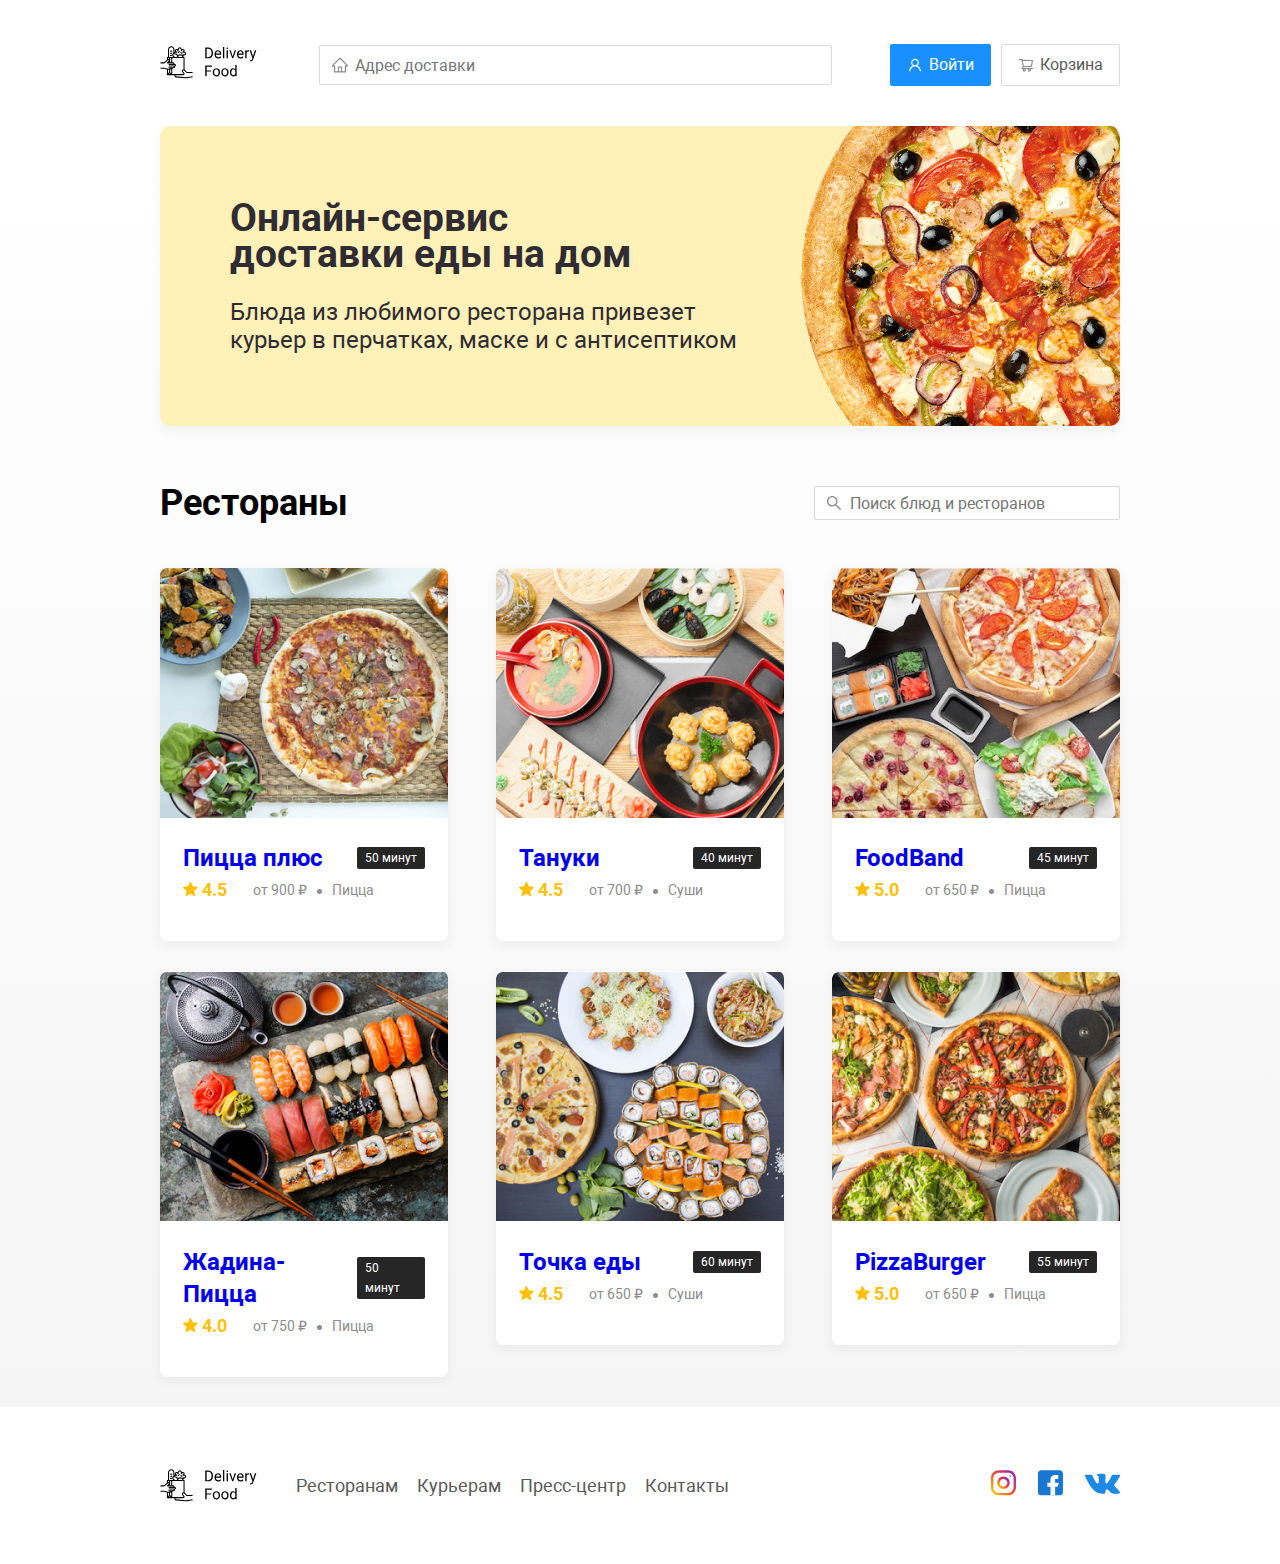
<file: index.html>
<!DOCTYPE html>
<html lang="ru">
<head>
    <link rel="stylesheet" href="fonts/roboto.css" />
    <link rel="stylesheet" href="css/style.css" />
    <link rel="stylesheet" href="css/normalize.css">
    <link rel="stylesheet" href="css/animate.css">
    <meta charset="UTF-8" />
    <meta name="viewport" content="width=device-width, initial-scale=1.0" />
    <title>Delivery</title>
</head>

<body>
    <div class="container">
        <header class="header">
            <a href="index.html"><img src="img/logo_svg.svg" alt="logo" class="logo" /></a>
            <input type="text" class="input input-address" placeholder="Адрес доставки" />
            <div class="buttons">
                <button class="button button-primary">
                    <img src="img/user.svg" class="button-icon" alt="user" />
                    <span class="button-text">Войти</span>
                </button>
                <button class="button" id="cart-button">
                    <img src="img/shopping-cart.svg" alt="Shopping-cart" class="button-icon" />
                    <span class="button-text">Корзина</span>
                </button>
            </div>
        </header>
    </div>
    <main class="main">
        <div class="container">
            <section class="promo">
                <h1 class="promo-title">Онлайн-сервис<br>
                    доставки еды на дом</h1>
                <p class="promo-text">
                    Блюда из любимого ресторана привезет<br>
                    курьер в перчатках, маске и с антисептиком
                </p>
            </section>
            <section class="restaraunts">
                <div class="section-heading">
                    <h2 class="section-title">Рестораны</h2>
                    <input type="text" class="input input-search" placeholder="Поиск блюд и ресторанов">
                </div>
                <div class="cards">
                    <a href="restaraunt.html" class="card wow fadeInUp">
                        <img src="img/pizza-plus.jpg" alt="Пицца плюс" class="card-image">
                        <div class="card-text">
                            <div class="card-heading">
                                <h3 class="card-title">Пицца плюс</h3>
                                <span class="card-tag tag">50 минут</span>
                            </div>
                            <!-- /.card-heading -->
                            <div class="card-info">
                                <div class="rating">
                                    <img src="img/star.svg" alt="Рейтинг" class="rating-star">
                                    4.5
                                </div>
                                <div class="price">от 900 ₽</div>
                                <div class="category">Пицца</div>
                            </div>
                            <!-- /.card-info -->
                        </div>
                    </a>
                    <!-- /.card -->
                    <a href="restaraunt.html" class="card wow fadeInUp">
                        <img src="img/tanuky.jpg" alt="Тануки" class="card-image">
                        <div class="card-text">
                            <div class="card-heading">
                                <h3 class="card-title">Тануки</h3>
                                <span class="card-tag tag">40 минут</span>
                            </div>
                            <!-- /.card-heading -->
                            <div class="card-info">
                                <div class="rating">
                                    <img src="img/star.svg" alt="Рейтинг" class="rating-star">
                                    4.5
                                </div>
                                <div class="price">от 700 ₽</div>
                                <div class="category">Суши</div>
                            </div>
                            <!-- /.card-info -->
                        </div>
                    </a>
                    <!-- /.card -->
                    <a href="restaraunt.html" class="card wow fadeInUp">
                        <img src="img/foodband.jpg" alt="FoodBand" class="card-image">
                        <div class="card-text">
                            <div class="card-heading">
                                <h3 class="card-title">FoodBand</h3>
                                <span class="card-tag tag">45 минут</span>
                            </div>
                            <!-- /.card-heading -->
                            <div class="card-info">
                                <div class="rating">
                                    <img src="img/star.svg" alt="Рейтинг" class="rating-star">
                                    5.0
                                </div>
                                <div class="price">от 650 ₽</div>
                                <div class="category">Пицца</div>
                            </div>
                            <!-- /.card-info -->
                        </div>
                    </a>
                    <!-- /.card -->
                    <a href="restaraunt.html" class="card wow fadeInUp">
                        <img src="img/jadinaptiza.jpg" alt="Жадина-Пицца" class="card-image">
                        <div class="card-text">
                            <div class="card-heading">
                                <h3 class="card-title">Жадина-Пицца</h3>
                                <span class="card-tag tag">50 минут</span>
                            </div>
                            <!-- /.card-heading -->
                            <div class="card-info">
                                <div class="rating">
                                    <img src="img/star.svg" alt="Рейтинг" class="rating-star">
                                    4.0
                                </div>
                                <div class="price">от 750 ₽</div>
                                <div class="category">Пицца</div>
                            </div>
                            <!-- /.card-info -->
                        </div>
                    </a>
                    <!-- /.card -->
                    <a href="restaraunt.html" class="card wow fadeInUp">
                        <img src="img/tochkaedy.jpg" alt="Точка еды" class="card-image">
                        <div class="card-text">
                            <div class="card-heading">
                                <h3 class="card-title">Точка еды</h3>
                                <span class="card-tag tag">60 минут</span>
                            </div>
                            <!-- /.card-heading -->
                            <div class="card-info">
                                <div class="rating">
                                    <img src="img/star.svg" alt="Рейтинг" class="rating-star">
                                    4.5
                                </div>
                                <div class="price">от 650 ₽</div>
                                <div class="category">Суши</div>
                            </div>
                            <!-- /.card-info -->
                        </div>
                    </a>
                    <!-- /.card -->
                    <a href="restaraunt.html" class="card wow fadeInUp">
                        <img src="img/pizzaburger.jpg" alt="PizzaBurger" class="card-image">
                        <div class="card-text">
                            <div class="card-heading">
                                <h3 class="card-title">PizzaBurger</h3>
                                <span class="card-tag tag">55 минут</span>
                            </div>
                            <!-- /.card-heading -->
                            <div class="card-info">
                                <div class="rating">
                                    <img src="img/star.svg" alt="Рейтинг" class="rating-star">
                                    5.0
                                </div>
                                <div class="price">от 650 ₽</div>
                                <div class="category">Пицца</div>
                            </div>
                            <!-- /.card-info -->
                        </div>
                    </div>
                    <!-- /.card -->
                </a>
                <!-- /.cards -->
            </section>
        </div>
    </main>
    <footer class="footer">
        <div class="container">
            <div class="footer-block">
                <nav class="footer-nav">
                    <a href="restaraunt.html" class="footer-link">Ресторанам</a>
                    <a href="restaraunt.html" class="footer-link">Курьерам</a>
                    <a href="restaraunt.html" class="footer-link">Пресс-центр</a>
                    <a href="restaraunt.html" class="footer-link">Контакты</a>
                </nav>
                <img src="img/logo_svg.svg" alt="logo" class="logo footer-logo">
                <div class="social-links">
                    <a href="restaraunt.html" class="social-link"><img src="img/instagram.svg" alt="Инстаграмм"></a>
                    <a href="restaraunt.html" class="social-link"><img src="img/facebook.svg" alt="Фейсбук"></a>
                    <a href="restaraunt.html" class="social-link"><img src="img/vk.svg" alt="ВКонтакте"></a>
                </div>
            </div>
        </div>
    </footer>
    <script src="js/wow.min.js">
    </script>  
    <script src="js/main.js">
    </script>
</body></html>
</file>
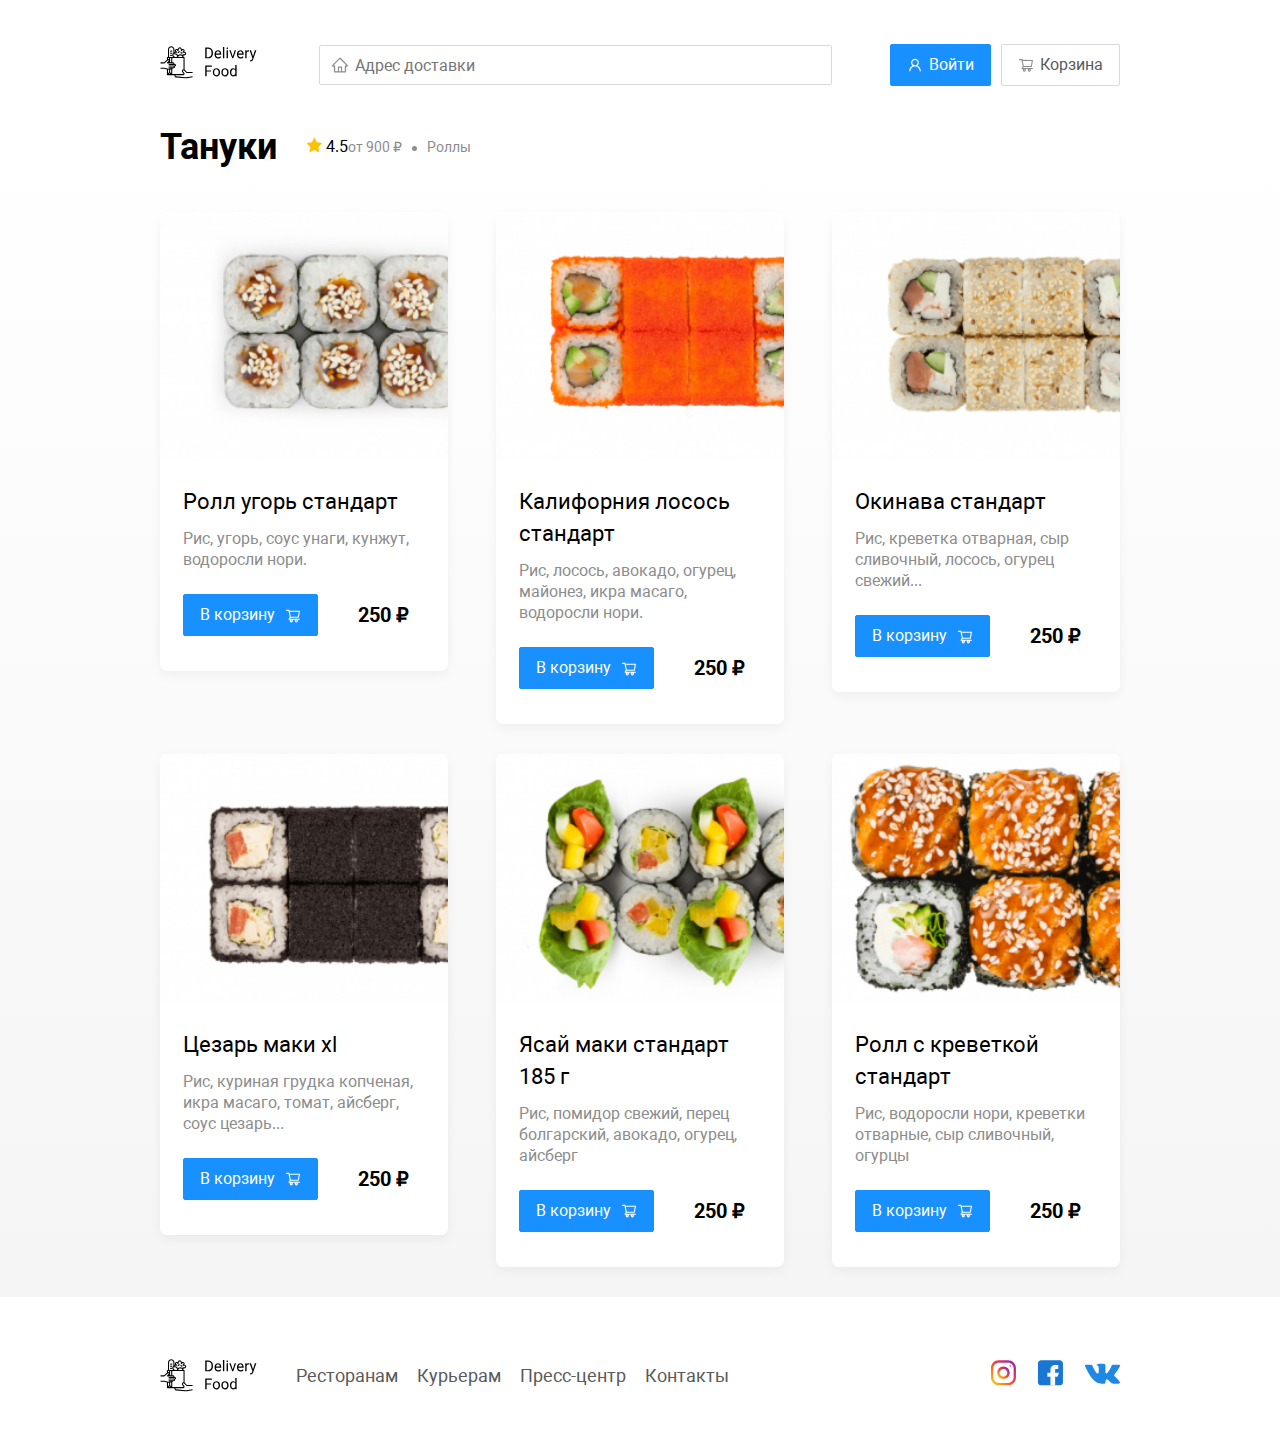
<file: restaraunt.html>
<!DOCTYPE html>
<html lang="ru">

<head>
    <link rel="stylesheet" href="fonts/roboto.css" />
    <link rel="stylesheet" href="css/style.css" />
    <link rel="stylesheet" href="css/normalize.css">
    <link rel="stylesheet" href="css/animate.css">
    <meta charset="UTF-8" />
    <meta name="viewport" content="width=device-width, initial-scale=1.0" />
    <title>Тануки - доставка еды</title>
</head>

<body>
    <div class="container">
        <header class="header">
            <a href="index.html">
                <img src="img/logo_svg.svg" alt="logo" class="logo" />
            </a>
            <input type="text" class="input input-address" placeholder="Адрес доставки" />
            <div class="buttons">
                <button class="button button-primary">
                    <img src="img/user.svg" class="button-icon" alt="user" />
                    <span class="button-text">Войти</span>
                </button>
                <button class="button" id="cart-button">
                    <img src="img/shopping-cart.svg" alt="Shopping-cart" class="button-icon" />
                    <span class="button-text">Корзина</span>
                </button>
            </div>
        </header>
    </div>
    <main class="main">
        <div class="container">
            <section class="restaraunts">
                <div class="section-heading">
                    <h2 class="section-title">Тануки</h2>
                    <div class="card-info">
                        <div class="rating">
                            <img src="img/star.svg" alt="Рейтинг" class="rating-star">
                            4.5
                        </div>
                        <div class="price">от 900 ₽</div>
                        <div class="category">Роллы</div>
                    </div>
                    <!-- /.card-info -->
                </div>
                <div class="cards">
                    <div class="card wow fadeInUp" data-wow-delay="0.2s">
                        <img src="img/ugor.jpg" alt="Угорь стандарт" class="card-image">
                        <div class="card-text">
                            <div class="card-heading">
                                <h3 class="card-title card-title-reg">Ролл угорь стандарт</h3>
                            </div>
                            <!-- /.card-heading -->
                            <div class="card-info">
                                <div class="ingredients">Рис, угорь, соус унаги, кунжут, водоросли нори.</div>
                            </div>
                            <!-- /.card-info -->
                            <div class="card-buttons">
                                <button class="button button-primary">
                                    <span class="button-card-text">В корзину</span>
                                    <img src="img/shopping-cart-rest.svg" alt="shopping-cart" class="button-card-image">
                                </button>
                                <strong class="card-price-bold">250 ₽</strong>
                            </div>
                        </div>
                        <!-- /.card-text -->
                    </div>
                    <div class="card wow fadeInUp" data-wow-delay="0.4s">
                        <img src="img/californiya.jpg" alt="Калифорния" class="card-image">
                        <div class="card-text">
                            <div class="card-heading">
                                <h3 class="card-title card-title-reg">Калифорния лосось стандарт</h3>
                            </div>
                            <!-- /.card-heading -->
                            <div class="card-info">
                                <div class="ingredients">Рис, лосось, авокадо, огурец, майонез, икра масаго, водоросли нори.</div>
                            </div>
                            <!-- /.card-info -->
                            <div class="card-buttons">
                                <button class="button button-primary">
                                    <span class="button-card-text">В корзину</span>
                                    <img src="img/shopping-cart-rest.svg" alt="shopping-cart" class="button-card-image">
                                </button>
                                <strong class="card-price-bold">250 ₽</strong>
                            </div>
                        </div>
                        <!-- /.card-text -->

                    </div>
                    <div class="card wow fadeInUp" data-wow-delay="0.6s">
                        <img src="img/okinava.jpg" alt="okinava" class="card-image">
                        <div class="card-text">
                            <div class="card-heading">
                                <h3 class="card-title card-title-reg">Окинава стандарт</h3>

                            </div>
                            <!-- /.card-heading -->
                            <div class="card-info">
                                <div class="ingredients"> Рис, креветка отварная, сыр сливочный, лосось, огурец свежий...</div>
                            </div>
                            <!-- /.card-info -->
                            <div class="card-buttons">
                                <button class="button button-primary">
                                    <span class="button-card-text">В корзину</span>
                                    <img src="img/shopping-cart-rest.svg" alt="shopping-cart" class="button-card-image">
                                </button>
                                <strong class="card-price-bold">250 ₽</strong>
                            </div>
                        </div>
                        <!-- /.card-text -->

                    </div>
                    <div class="card wow fadeInUp" data-wow-delay="0.2s">
                        <img src="img/cesar.jpg" alt="Цезарь" class="card-image">
                        <div class="card-text">
                            <div class="card-heading">
                                <h3 class="card-title card-title-reg">Цезарь маки хl</h3>

                            </div>
                            <!-- /.card-heading -->
                            <div class="card-info">
                                <div class="ingredients">Рис, куриная грудка копченая, икра масаго, томат, айсберг, соус цезарь...</div>
                            </div>
                            <!-- /.card-info -->
                            <div class="card-buttons">
                                <button class="button button-primary">
                                    <span class="button-card-text">В корзину</span>
                                    <img src="img/shopping-cart-rest.svg" alt="shopping-cart" class="button-card-image">
                                </button>
                                <strong class="card-price-bold">250 ₽</strong>
                            </div>
                        </div>
                        <!-- /.card-text -->

                    </div>
                    <div class="card wow fadeInUp" data-wow-delay="0.4s">
                        <img src="img/yasai.jpg" alt="Ясай" class="card-image">
                        <div class="card-text">
                            <div class="card-heading">
                                <h3 class="card-title card-title-reg">Ясай маки стандарт 185 г</h3>

                            </div>
                            <!-- /.card-heading -->
                            <div class="card-info">
                                <div class="ingredients">Рис, помидор свежий, перец болгарский, авокадо, огурец, айсберг</div>
                            </div>
                            <!-- /.card-info -->
                            <div class="card-buttons">
                                <button class="button button-primary">
                                    <span class="button-card-text">В корзину</span>
                                    <img src="img/shopping-cart-rest.svg" alt="shopping-cart" class="button-card-image">
                                </button>
                                <strong class="card-price-bold">250 ₽</strong>
                            </div>
                        </div>
                        <!-- /.card-text -->

                    </div>
                    <div class="card wow fadeInUp" data-wow-delay="0.6s">
                        <img src="img/crevetki.jpg" alt="Криветки" class="card-image">
                        <div class="card-text">
                            <div class="card-heading">
                                <h3 class="card-title card-title-reg">Ролл с креветкой стандарт</h3>

                            </div>
                            <!-- /.card-heading -->
                            <div class="card-info">
                                <div class="ingredients">Рис, водоросли нори, креветки отварные, сыр сливочный, огурцы</div>
                            </div>
                            <!-- /.card-info -->
                            <div class="card-buttons">
                                <button class="button button-primary">
                                    <span class="button-card-text">В корзину</span>
                                    <img src="img/shopping-cart-rest.svg" alt="shopping-cart" class="button-card-image">
                                </button>
                                <strong class="card-price-bold">250 ₽</strong>
                            </div>
                        </div>
                        <!-- /.card-text -->

                    </div>
                </div>
                <!-- /.card -->
        <!-- /.cards -->
        </section>
        </div>
    </main>
    <footer class="footer">
        <div class="container">
            <div class="footer-block">
                <nav class="footer-nav">
                    <a href="#" class="footer-link">Ресторанам</a>
                    <a href="#" class="footer-link">Курьерам</a>
                    <a href="#" class="footer-link">Пресс-центр</a>
                    <a href="#" class="footer-link">Контакты</a>
                </nav>
                <img src="img/logo_svg.svg" alt="logo" class="logo footer-logo">
                <div class="social-links">
                    <a href="#" class="social-link"><img src="img/instagram.svg" alt="Инстаграмм"></a>
                    <a href="#" class="social-link"><img src="img/facebook.svg" alt="Фейсбук"></a>
                    <a href="#" class="social-link"><img src="img/vk.svg" alt="ВКонтакте"></a>
                </div>
            </div>
        </div>
    </footer>   
    <div class="modal">
        <div class="modal-dialog">
            <div class="modal-header">
                <h3 class="modal-title">Корзина</h3>
                <button class="close">&times;</button>
            </div>
            <!-- /.modal-header -->
            <div class="modal-body">
                <div class="food-row">
                    <span class="food-name">Ролл угорь стандарт</span>
                    <strong class="food-price">250 Р</strong>
                    <div class="food-counter">
                        <button class="counter-button">-</button>
                        <span class="counter">1</span>
                        <button class="counter-button">+</button>
                    </div>
                </div>
                <!-- /.foods-row -->
                   <div class="food-row">
                    <span class="food-name">Ролл угорь стандарт</span>
                    <strong class="food-price">250 Р</strong>
                    <div class="food-counter">
                        <button class="counter-button">-</button>
                        <span class="counter">1</span>
                        <button class="counter-button">+</button>
                    </div>
                </div>
                <!-- /.foods-row -->
                   <div class="food-row">
                    <span class="food-name">Ролл угорь стандарт</span>
                    <strong class="food-price">250 Р</strong>
                    <div class="food-counter">
                        <button class="counter-button">-</button>
                        <span class="counter">1</span>
                        <button class="counter-button">+</button>
                    </div>
                </div>
                <!-- /.foods-row -->
                   <div class="food-row">
                    <span class="food-name">Ролл угорь стандарт</span>
                    <strong class="food-price">250 Р</strong>
                    <div class="food-counter">
                        <button class="counter-button">-</button>
                        <span class="counter">1</span>
                        <button class="counter-button">+</button>
                    </div>
                </div>
                <!-- /.foods-row -->
                   <div class="food-row">
                    <span class="food-name">Ролл угорь стандарт</span>
                    <strong class="food-price">250 Р</strong>
                    <div class="food-counter">
                        <button class="counter-button">-</button>
                        <span class="counter">1</span>
                        <button class="counter-button">+</button>
                    </div>
                </div>
                <!-- /.foods-row -->
                
            </div>
            <!-- /.modal-body -->
            <div class="modal-footer">
                <span class="modal-pricetag">1250 ₽</span>
                <div class="footer-buttons">
                    <button class="button button-primary">Оформить заказ</button>
                    <button class="button ">Отмена</button>
                </div>
            </div>
            <!-- /.modal-footer -->
        </div>
    </div>
    
    <script src="js/wow.min.js">
    </script>  
    <script src="js/main.js">
    </script>
     
</body></html>
</file>
<file: fonts/roboto.css>
@font-face {
    font-family: 'Roboto';
    src: local('Roboto'), local('Roboto-Regular'), url('Roboto.woff2') format('woff2'), url('Roboto.woff') format('woff'), url('Roboto.ttf') format('truetype');
    font-weight: 400;
    font-style: normal;
}
@font-face {
    font-family: 'Roboto';
    src: local('Roboto Bold'), local('Roboto-Bold'), url('Robotobold.woff2') format('woff2'), url('Robotobold.woff') format('woff'), url('Robotobold.ttf') format('truetype');
    font-weight: 700;
    font-style: normal;
}
</file>
<file: css/style.css>
* {
    box-sizing: border-box;
}
body {
    font-family: Roboto;
}
.container {
    max-width: 1200px;
    margin: auto;
    font-family: Roboto;
    
}
.main {
    background: linear-gradient(180deg, rgba(245, 245, 245, 0) 1.04%, #F5F5F5 100%);
}
.header {
    display: -webkit-flex;
    display: -moz-flex;
    display: -ms-flex;
    display: -o-flex;
    display: flex;
    -ms-align-items: center;
    align-items: center;
    justify-content: space-between;
    margin-top: 44px;
    margin-bottom: 40px;
}
placeholder {
    font-size: 1px;
}
.input {
    background: #ffffff;
    border: 1px solid #d9d9d9;
    border-radius: 2px;
    font-size: 16px;
    line-height: 24px;
    padding: 8px;
    font-family: "Roboto";
    color: #E8E8E8;
    padding-left: 35px;
    background-repeat: no-repeat;
    background-position: left 11px center;
}

.input-address {
    flex: 0.8;
    height: 40px;
    background-image: url("../img/home.svg");
}

.input-search {
    width: 306px;
    height: 34px;
    background-image: url("../img/Search.svg");
    margin-left: auto;
}

.buttons {
    display: -webkit-flex;
    display: -moz-flex;
    display: -ms-flex;
    display: -o-flex;
    display: flex;
    -ms-align-items: center;
    align-items: center;
}

.button {
    display: -webkit-flex;
    display: -moz-flex;
    display: -ms-flex;
    display: -o-flex;
    display: flex;
    -ms-align-items: center;
    align-items: center;
    justify-content: center;
    padding: 8px 16px;
    background: #ffffff;
    border: 1px solid #d9d9d9;
    box-sizing: border-box;
    box-shadow: 0px 0px 2px rgba(0, 0, 0, 0.0015);
    border-radius: 2px;
    color: #595959;
    font-size: 16px;
    line-height: 24px;
}
.button-card-text {
    margin-right: 10px;
}
.button-primary {
    background: #1890ff;
    border: 1px solid #1890ff;
    color: #fff;
    margin-right: 10px;
}

.button-icon {
    margin-right: 6px;
}

/* Баннер */
.promo {
    box-shadow: 0px 7px 12px rgba(158, 158, 163, 0.1);
    background: #fff1b8 url("../img/promo-piz.png") no-repeat top 50px right -100px / 800px;
    border-radius: 10px;
    height: 300px;
    padding: 48px 70px;
    margin-bottom: 56px;
}

.promo-title {
    font-weight: bold;
    font-size: 39px;
    line-height: 36px;
    color: #302c34;
}

.promo-text {
    font-weight: normal;
    line-height: 28px;
    max-width: 538px;
    font-size: 24px;
    color: #302c34;
}

/* Рестораны */

.section-heading {
    display: -webkit-flex;
    display: -moz-flex;
    display: -ms-flex;
    display: -o-flex;
    display: flex;
    -ms-align-items: center;
    align-items: center;
    margin-bottom: 44px;
}
.section-title {
    font-style: normal;
    font-weight: bold;
    font-size: 36px;
    line-height: 42px;
    margin: 0px;
    color: #000000;
    margin-right: 30px;
}
.cards {
    display: -webkit-flex;
    display: -moz-flex;
    display: -ms-flex;
    display: -o-flex;
    display: flex;
    -ms-align-items: flex-start;
    align-items: flex-start;
    flex-wrap: wrap;
    justify-content: space-between;
}
.card {
    background: #FFFFFF;
    box-shadow: 0px 4px 12px rgba(0, 0, 0, 0.05);
    border-radius: 7px;
    overflow: hidden;
    flex-basis: 30%;
    margin-bottom: 30px;
    text-decoration: none;
}

.card-image {
    width: 384px;
    height: 250px;
    object-fit: cover;
}
.card-text {
    padding-top: 20px;
    padding-bottom: 35px;
    padding-left: 23px;
    padding-right: 23px;
}
.card-heading {
    display: -webkit-flex;
    display: -moz-flex;
    display: -ms-flex;
    display: -o-flex;
    display: flex;
    -ms-align-items: center;
    align-items: center;
    justify-content: space-between;
}
.card-title {
    font-style: normal;
    font-weight: bold;
    font-size: 24px;
    line-height: 32px;
    margin: 0px;
}

.card-title-reg {
    font-weight: 400;
    margin-bottom:10px;
    font-size: 22px;
    
}
.card-tag {
    font-style: normal;
    font-weight: normal;
    font-size: 12px;
    line-height: 20px;
    color: #ffffff;
    background: #262626;
    border-radius: 2px;
    padding: 1px 8px;
}
.card-info {
    display: -webkit-flex;
    display: -moz-flex;
    display: -ms-flex;
    display: -o-flex;
    display: flex;
    -ms-align-items: center;
    align-items: center;
    flex-wrap: wrap;
}
.card-buttons {
    display: -webkit-flex;
    display: -moz-flex;
    display: -ms-flex;
    display: -o-flex;
    display: flex;
    -ms-align-items: center;
    align-items: center;
    margin-top: 24px;
}
.card-price-bold {
    font-family: Roboto;
    font-style: normal;
    font-weight: bold;
    font-size: 20px;
    line-height: 32px;
    color: #000000;
    margin-left: 30px;
}
.card .rating {
    margin-right: 26px;
    color: #FFC107;
    font-style: normal;
    font-weight: bold;
    font-size: 18px;
    line-height: 32px;
    
}
.price, .category {
    font-style: normal;
    font-weight: normal;
    font-size: 18px;
    line-height: 32px;
    color: #8C8C8C;
}
.price {
    margin-right: 10px;
}
.ingredients {
    font-style: normal;
    font-weight: normal;
    font-size: 16px;
    line-height: 21px;
    color: #8C8C8C;
}
.category {
    text-overflow: ellipsis;
    overflow: hidden;
    white-space: nowrap;
    max-width: 150px;
}
.price:after {
    content:"";
    width: 5px;
    height: 5px;
    background-color: #8C8C8C;
    display: inline-block;
    vertical-align: middle;
    border-radius: 50%;
    margin-left: 10px;
}
.footer {
    padding: 60px 0;
}
.footer-block {
    display: -webkit-flex;
    display: -moz-flex;
    display: -ms-flex;
    display: -o-flex;
    display: flex;
    -ms-align-items: center;
    align-items: center;
    justify-content: space-between;
}
.footer-link {
    display: inline-block;
    color: #595959;
    text-decoration: none;
    font-style: normal;
    font-weight: normal;
    font-size: 18px;
    line-height: 21px;
}
.footer-nav {
    margin-right: auto;
    margin-left: 35px;  
    order: 2;
}
.footer-link:not(:last-child) {
    margin-right: 15px;
}
.social-links {
    display: -webkit-flex;
    display: -moz-flex;
    display: -ms-flex;
    display: -o-flex;
    display: flex;
    -ms-align-items: center;
    align-items: center;
    order: 3;
    
}
.social-link:not(:last-child) {
    margin-right: 21px;
}
.footer-logo {
    order: 1;
}
.modal {
    display: none;
    position: fixed;
    top: 0;
    left: 0;
    width: 100%;
    height: 100%;
    background: rgba(0, 0, 0, 0.4);
}
.is-open {
    display: -webkit-flex;
    display: -moz-flex;
    display: -ms-flex;
    display: -o-flex;
    display: flex;
}
.modal-dialog {
    margin: auto;
    max-width: 780px;
    width: 95%;
    background: #FFFFFF;
    border-radius: 5px;
    padding: 40px 45px;
}
.modal-body {
    margin-bottom: 52px;
}
.modal-header {
    display: -webkit-flex;
    display: -moz-flex;
    display: -ms-flex;
    display: -o-flex;
    display: flex;
    -ms-align-items: center;
    align-items: center;
    justify-content: space-between;
    margin-bottom: 45px;
}
.close {
    font-size: 36px;
    border: none;
    background-color: transparent;
    
}
.food-row {
    display: -webkit-flex;
    display: -moz-flex;
    display: -ms-flex;
    display: -o-flex;
    display: flex;
    -ms-align-items: flex-start;
    align-items: flex-start;
    justify-content: space-between;
    padding-bottom: 8px;
    border-bottom: 1px solid #D9D9D9 ;
    margin: 15px;
}
.food-name {
    font-weight: normal;
    font-size: 18px;
    line-height: 32px;
}
.food-price {
    margin-left: auto;
    margin-right: 47px;
    font-weight: bold;
    font-size: 20px;
    line-height: 32px;
}
.food-counter {
    display: -webkit-flex;
    display: -moz-flex;
    display: -ms-flex;
    display: -o-flex;
    display: flex;
    -ms-align-items: center;
    align-items: center;
}
.counter-button {
    display: -webkit-flex;
    display: -moz-flex;
    display: -ms-flex;
    display: -o-flex;
    display: flex;
    -ms-align-items: center;
    align-items: center;
    justify-content: center;
    background: #FFFFFF;
    border: 1px solid #40A9FF;
    box-sizing: border-box;
    border-radius: 2px;
    width: 39px;
    height: 32px;
    font-weight: normal;
    font-size: 14px;
    line-height: 22px;
    color: #40A9FF;
}
.counter {
    font-weight: normal;
    font-size: 16px;
    line-height: 24px;
    margin-left: 10px;
    margin-right: 10px;
}
.modal-title {
    margin: 0;
    font-weight: bold;
    font-size: 36px;
    line-height: 42px;
    color: #000000;
}
.modal-footer {
    display: -webkit-flex;
    display: -moz-flex;
    display: -ms-flex;
    display: -o-flex;
    display: flex;
    -ms-align-items: center;
    align-items: center;
    justify-content: space-between;
}
.modal-pricetag {
    background: #262626;
    border-radius: 5px;
    color: #FAFAFA;
    padding: 14px 20px;
    font-weight: bold;
    font-size: 20px;
    line-height: 23px;
}
.footer-buttons {
    display: -webkit-flex;
    display: -moz-flex;
    display: -ms-flex;
    display: -o-flex;
    display: flex;
    -ms-align-items: center;
    align-items: center;
}
@media (max-width: 1366px) {
    .container {
        max-width: 960px;
    }
    .promo {
        background-position: center right -300px;
        -webkit-background-size: 750px;
        background-size: 750px;
    }
    .category, .price {
        font-size: 14px;
    }
}

@media (max-width: 992px) {
    .container {
        max-width: 750px;
    }
    .promo {
        padding: 50px;
        -webkit-background-size: 500px;
        background-size: 500px;
        background-position: center right -200px;
    }
    .promo-text {
        font-size: 18px;
        max-width: 400px;
    }
    .card {
        flex-basis: 49%;
    }
    .footer-link {
        font-size: 16px;
    }
}

@media (max-width: 768px) {
    .container {
        max-width: 560px;
    }
    .card-info {
        flex-wrap: wrap;
    }
    .rating {
        flex-basis: 100%;
    }
    .card-title {
        font-size: 18px;
    }
    .promo {
        background-size: 400px;
        background-position: bottom 50px right;
    }
    .promo-title {
        font-size: 24px;
        line-height: 1.4;
    }
    .promo-text {
        margin-top: 0;
    }
}

@media (max-width: 578px) {
    .container {
        width: 90%;
    }
    .header {
        flex-wrap: wrap;
    }
    .input-address {
        order: 5;
        margin-top: 15px;
        flex: 1;
    }
    .promo {
        background-image: none;
    }
    .promo-title {
        margin-bottom: 10px;
    }
    .section-title {
        font-size: 20px;
    }
    .card {
        flex-basis: 100%;
    }
    .card-image {
        width: 100%;
    }
    .footer {
        padding: 30px 0;
        flex-wrap: wrap;
    }
    .footer-nav {
        margin-left: 0;
        margin-right: 0;
        margin-bottom: 10px;
    }
    .footer-block {
        display: -webkit-flex;
        display: -moz-flex;
        display: -ms-flex;
        display: -o-flex;
        display: flex;
        flex-direction: column; 
        flex-wrap: wrap; 
        align-content: center; 
        justify-content: center;
        -ms-align-items: center;
        align-items: center;
    }
}

@media (max-width: 480px) {
    .footer-block {
        flex-wrap: wrap;
        flex-direction: column;
        -ms-align-items: center;
        align-items: center;
    }
    
    .footer-logo {
        order:0;
        margin-bottom: 20px;
    }
    .footer-nav {
        margin-bottom: 20px;
        text-align: center;
    }
    .section-heading {
        flex-wrap: wrap;
    }
    .promo {
        padding: 20px;
    }
    .button-text {
        display: none;
    }
    .button-icon {
        margin-left: 5px;
    }
    
}
</file>
